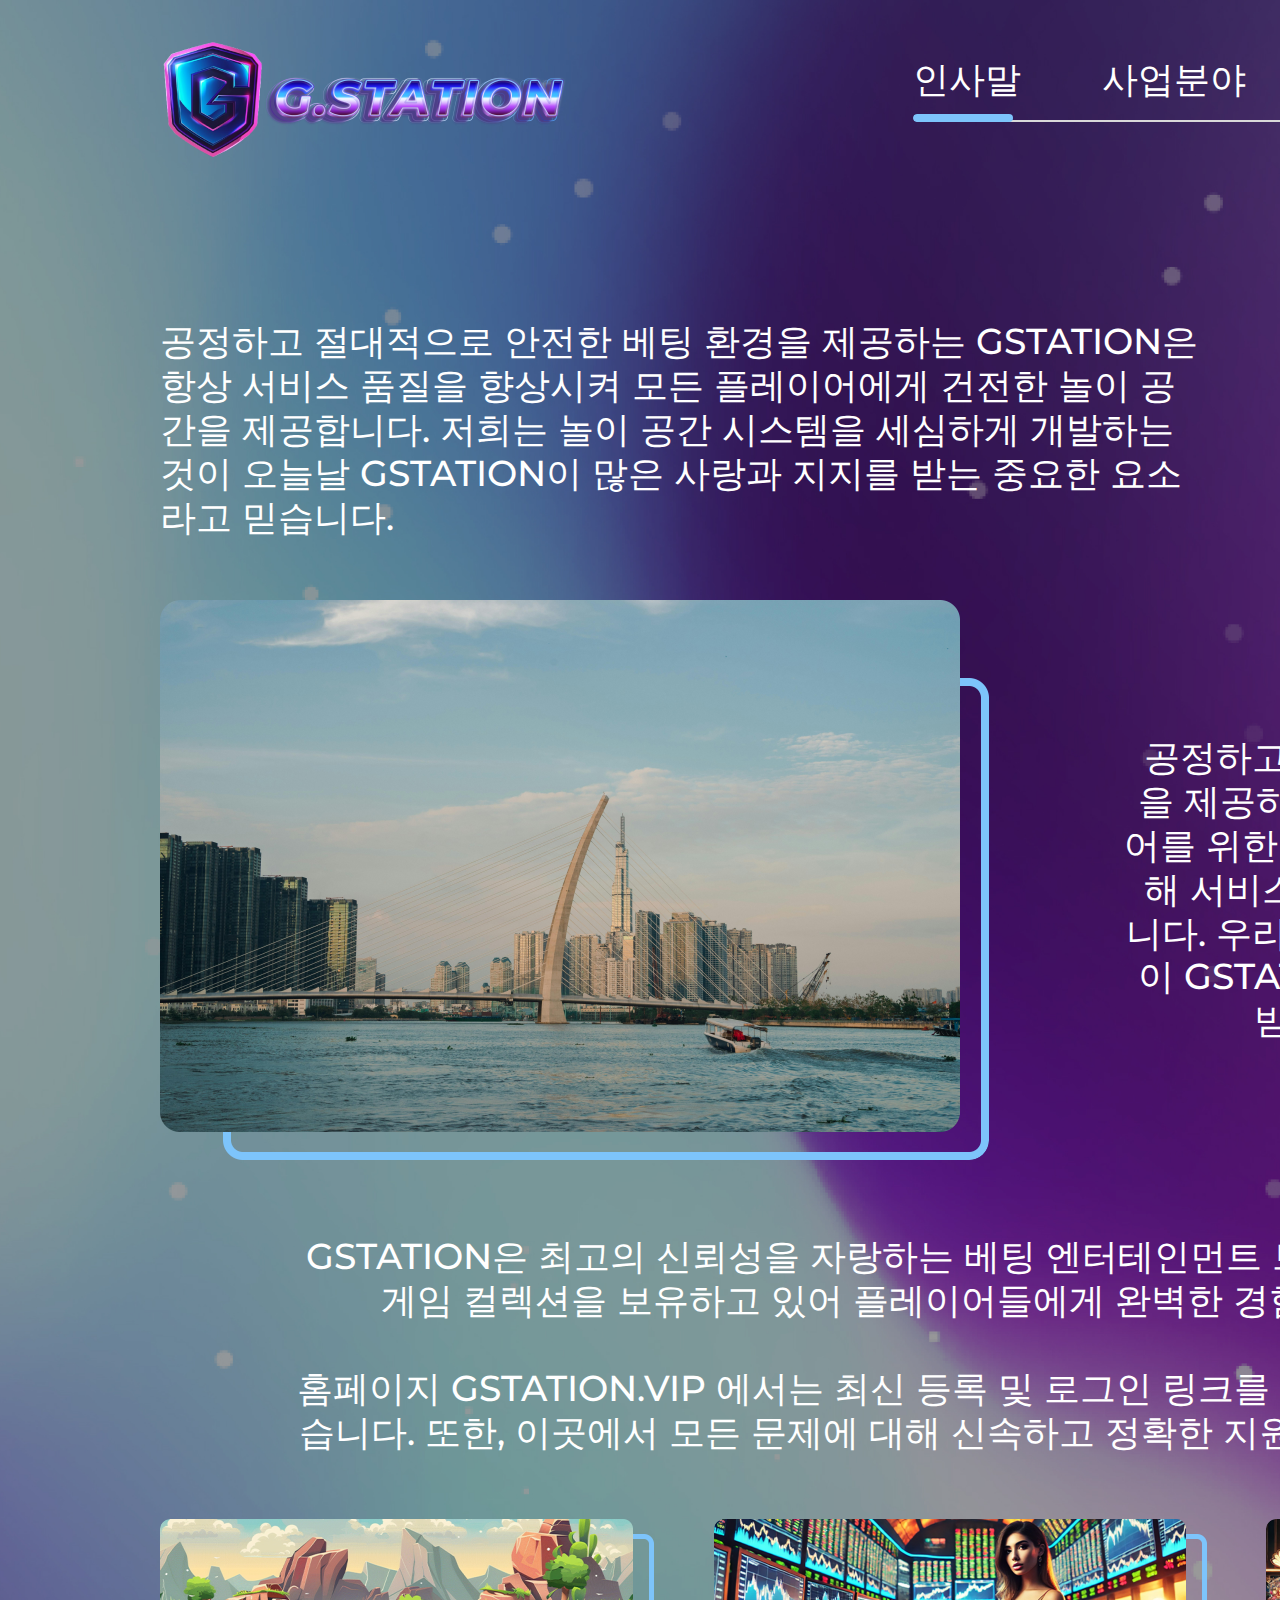
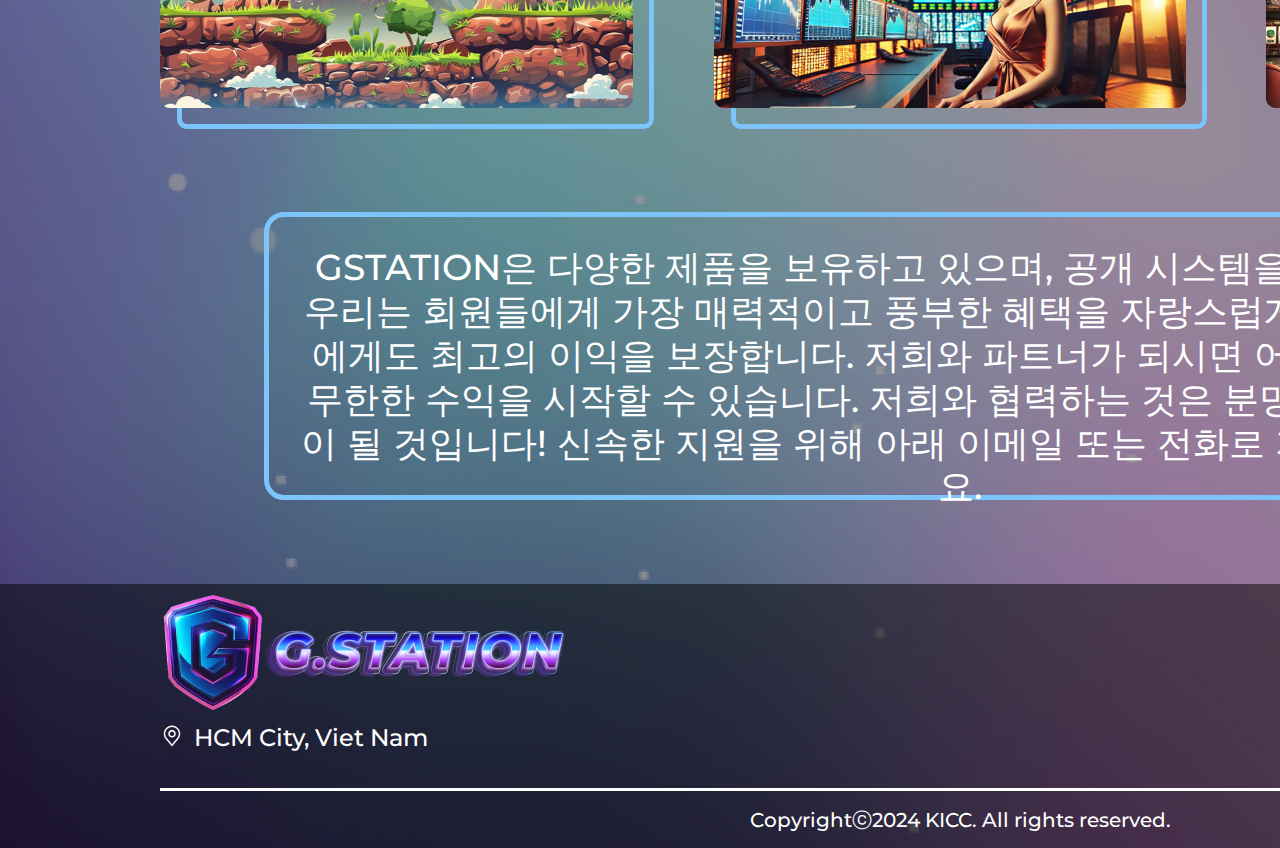
<file: index.html>
<!DOCTYPE html>
<html lang="en">
  <head>
    <meta charset="UTF-8" />
    <meta name="viewport" content="width=device-width, initial-scale=1.0" />
    <title>G.STATION</title>
    <link
      rel="stylesheet"
      href="https://fonts.googleapis.com/css2?family=Montserrat:wght@400;500&display=swap"
    />
    <link rel="stylesheet" href="/style.css" />
  </head>
  <body>
    <div class="main-container">
      <div class="flex-row-e">
        <a href="/index.html">
            <div class="logo-style"></div>
        </a>
        
        <div class="regroup">
          <a href="#">
            <span class="language">언어​</span>
            <div class="flag-south-korea"></div>
          </a>
        </div>
        <a href="#">
          <span class="greetings">인사말​</span>
        </a>
        <a href="/사업분야.html">
          <span class="business-area">사업분야</span>
        </a>
        <a href="/제휴.html">
          <span class="partnership-inquiry">제휴,견적 문의​</span>
        </a>

        <div class="group"></div>
      </div>
      <div class="flex-row-bf">
        <div class="group-1"></div>
        <span class="fair-safe-betting"
          >공정하고 절대적으로 안전한 베팅 환경을 제공하는 GSTATION은 항상
          서비스 품질을 향상시켜 모든 플레이어에게 건전한 놀이 공간을
          제공합니다. 저희는 놀이 공간 시스템을 세심하게 개발하는 것이 오늘날
          GSTATION이 많은 사랑과 지지를 받는 중요한 요소라고 믿습니다.​</span
        >
      </div>
      <div class="flex-row-e-2">
        <div class="group-3"></div>
        <span class="fair-safe-betting-4"
          >공정하고 절대적으로 안전한 베팅 환경을 제공하는 GSTATION은 모든
          플레이어를 위한 건강한 놀이 공간을 만들기 위해 서비스 품질을
          지속적으로 향상시킵니다. 우리는 체계적인 게임 시스템 개발이 GSTATION이
          오늘날 사랑받고 지지받는 중요한 요소라고 믿습니다.​</span
        >
      </div>
      <div class="trusted-betting-brand">
        <span class="trusted-betting-brand-5"
          >GSTATION은 최고의 신뢰성을 자랑하는 베팅 엔터테인먼트 브랜드입니다.
          풍부한 게임 컬렉션을 보유하고 있어 플레이어들에게 완벽한 경험을
          제공합니다.​<br /><br />홈페이지 </span
        ><span class="gstation-vip">gstation.vip</span
        ><span class="latest-update-login-link">
          에서는 최신 등록 및 로그인 링크를 항상 업데이트하고 있습니다. 또한,
          이곳에서 모든 문제에 대해 신속하고 정확한 지원을 받을 수
          있습니다.​</span
        >
      </div>
      <div class="flex-row-a">
        <div class="group-6"></div>
        <div class="group-7"></div>
        <div class="group-8"></div>
      </div>
      <div class="rectangle">
        <span class="gstation-products"
          >GSTATION은 다양한 제품을 보유하고 있으며, 공개 시스템을 사용하고
          있습니다. 우리는 회원들에게 가장 매력적이고 풍부한 혜택을 자랑스럽게
          제공하며, 파트너들에게도 최고의 이익을 보장합니다. 저희와 파트너가
          되시면 어떤 비용도 들지 않고 무한한 수익을 시작할 수 있습니다. 저희와
          협력하는 것은 분명히 가장 현명한 선택이 될 것입니다! 신속한 지원을
          위해 아래 이메일 또는 전화로 저희에게 연락해 주세요.​</span
        >
      </div>
      <div class="rectangle-9">
        <div class="logo-style-a"></div>
        <div class="flex-row-fdf">
          <div class="hugeicons-telegram">
            <a href="#">
              <div class="vector"></div>
            </a>
          </div>
          <div class="mingcute-youtube-line">
            <a href="#">
              <div class="group-b"></div>
            </a>
          </div>
          <div class="mdi-instagram">
            <a href="#">
              <div class="vector-c"></div>
            </a>
          </div>
          <div class="mingcute-facebook-line">
            <a href="#">
              <div class="group-d"></div>
            </a>
          </div>
          <div class="iconoir-x">
            <a href="#">
              <div class="group-e"></div>
            </a>
          </div>
          <span class="hcm-city-viet-nam">HCM City, Viet Nam</span>
          <div class="carbon-location"></div>
        </div>
        <div class="vector-f"></div>
        <span class="copyright-kicc-all-rights"
          >Copyrightⓒ2024 KICC. All rights reserved.​</span
        >
      </div>
      <div class="bg"></div>
    </div>
  </body>
</html>
</file>
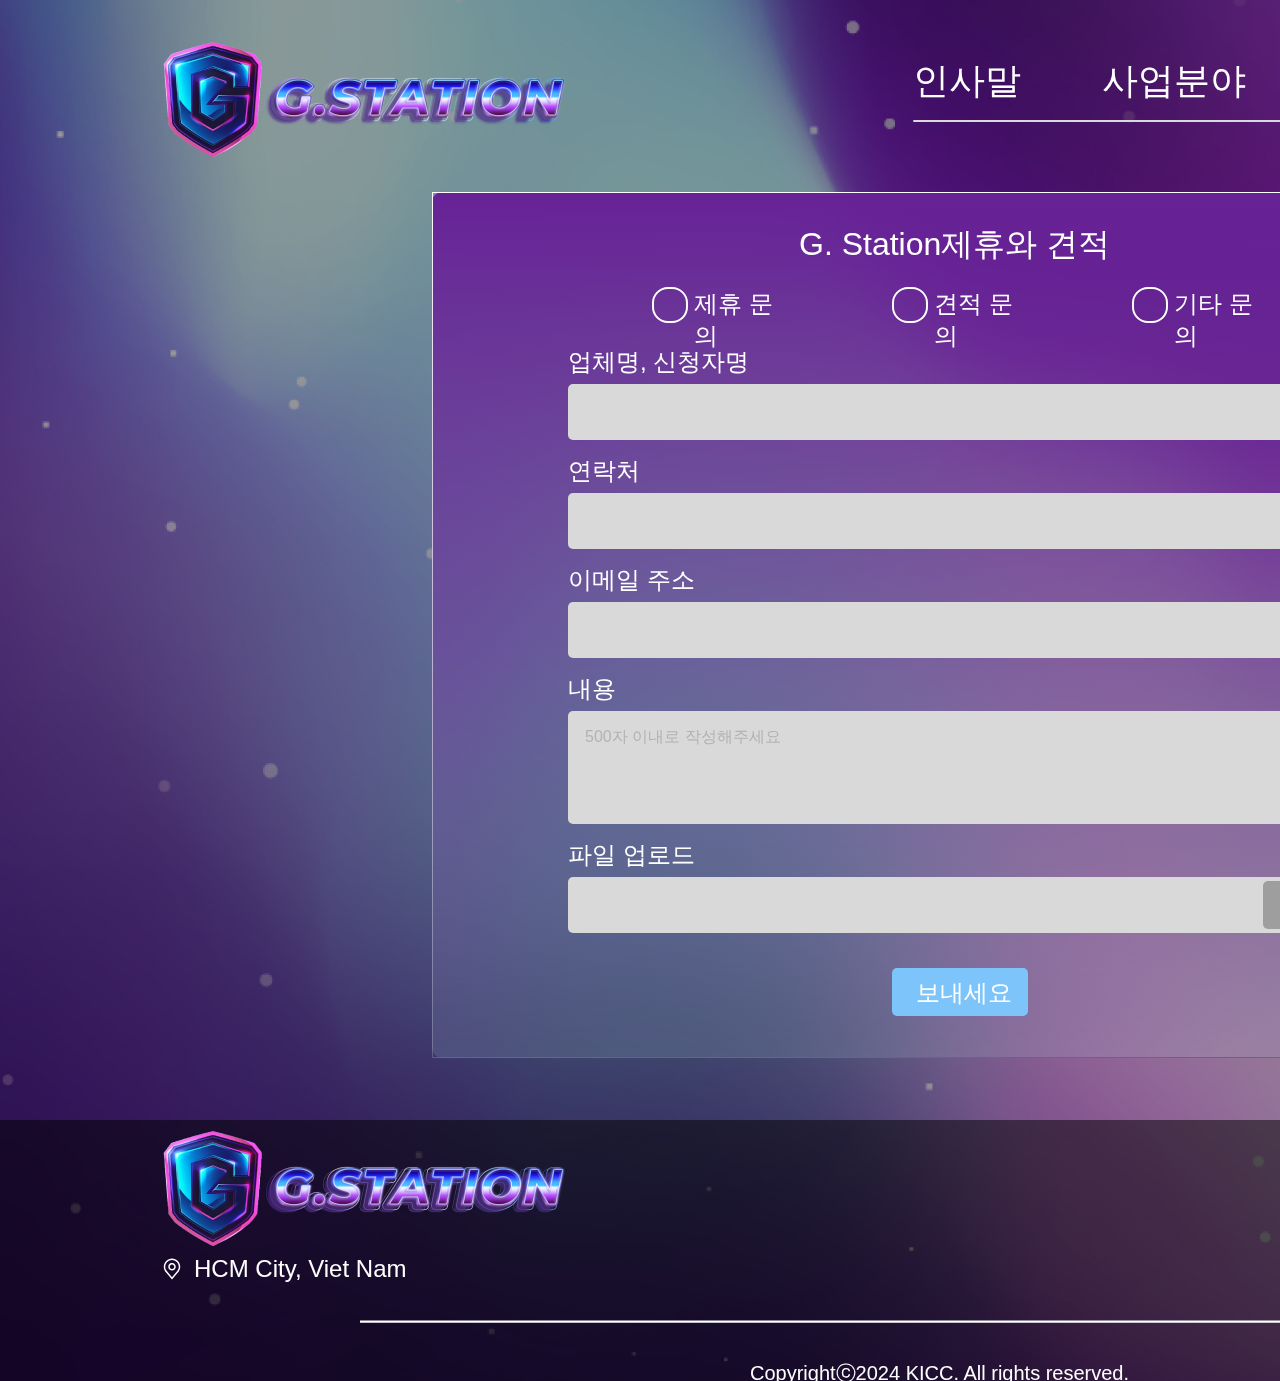
<file: login.html>
<!DOCTYPE html>
<html>
  <head>
    <meta charset="utf-8" />
    <link rel="stylesheet" href="/login.css" />
  </head>
  <body>
    <div class="frame">
      <div class="overlap-group-wrapper">
        <div class="overlap-group">
          <img class="bg" src="/img/bg1.jpg" />
          <div class="text-wrapper">인사말​</div>
          <div class="div">사업분야</div>
          <div class="text-wrapper-2">제휴,견적&nbsp;&nbsp;&nbsp;&nbsp;문의​</div>
          <div class="text-wrapper-3">언어​</div>
          <img class="emojione-flag-for" src="/img/icon/emojione_flag-for-south-korea.svg" />
          <div class="rectangle"></div>
          <div class="rectangle-2"></div>
          <div class="g-station">G. Station제휴와 견적​</div>
          <div class="group">
            <div class="ellipse"></div>
            <div class="text-wrapper-4">제휴 문의</div>
          </div>
          <div class="group-2">
            <div class="ellipse"></div>
            <div class="text-wrapper-4">견적 문의​</div>
          </div>
          <div class="group-3">
            <div class="ellipse"></div>
            <div class="text-wrapper-4">기타 문의​</div>
          </div>
          <div class="text-wrapper-5">업체명, 신청자명</div>
          <div class="text-wrapper-6">연락처​</div>
          <div class="text-wrapper-7">이메일 주소​</div>
          <div class="text-wrapper-8">파일 업로드​</div>
          <div class="text-wrapper-9">내용​</div>
          <div class="rectangle-3"></div>
          <div class="rectangle-4"></div>
          <div class="rectangle-5"></div>
          <div class="rectangle-6"></div>
          <div class="rectangle-7"></div>
          <div class="text-wrapper-10">500자 이내로 작성해주세요​</div>
          <div class="rectangle-8"></div>
          <div class="rectangle-9"></div>
          <div class="text-wrapper-11">찾기</div>
          <div class="text-wrapper-12">보내세요</div>
          <div class="rectangle-10"></div>
          <img class="vector" src="/img/icon/Vector 2.svg" />
          <img class="hugeicons-telegram" src="/img/icon/hugeicons_telegram.svg" />
          <img class="mingcute-youtube" src="/img/icon/mingcute_youtube-line.svg" />
          <div class="text-wrapper-13">HCM City, Viet Nam</div>
          <p class="p">Copyrightⓒ2024 KICC. All rights reserved.​</p>
          <img class="mdi-instagram" src="/img/icon/mdi_instagram.svg" />
          <img class="mingcute-facebook" src="/img/icon/mingcute_facebook-line.svg" />
          <img class="iconoir-x" src="/img/icon/iconoir_x.svg" />
          <img class="carbon-location" src="/img/icon/carbon_location.svg" />
          <img class="LOGO-STYLE" src="/img/LOGO-STYLE.png" />
          <img class="img" src="/img/LOGO-STYLE.png" />
        </div>
      </div>
    </div>
  </body>
</html>
</file>
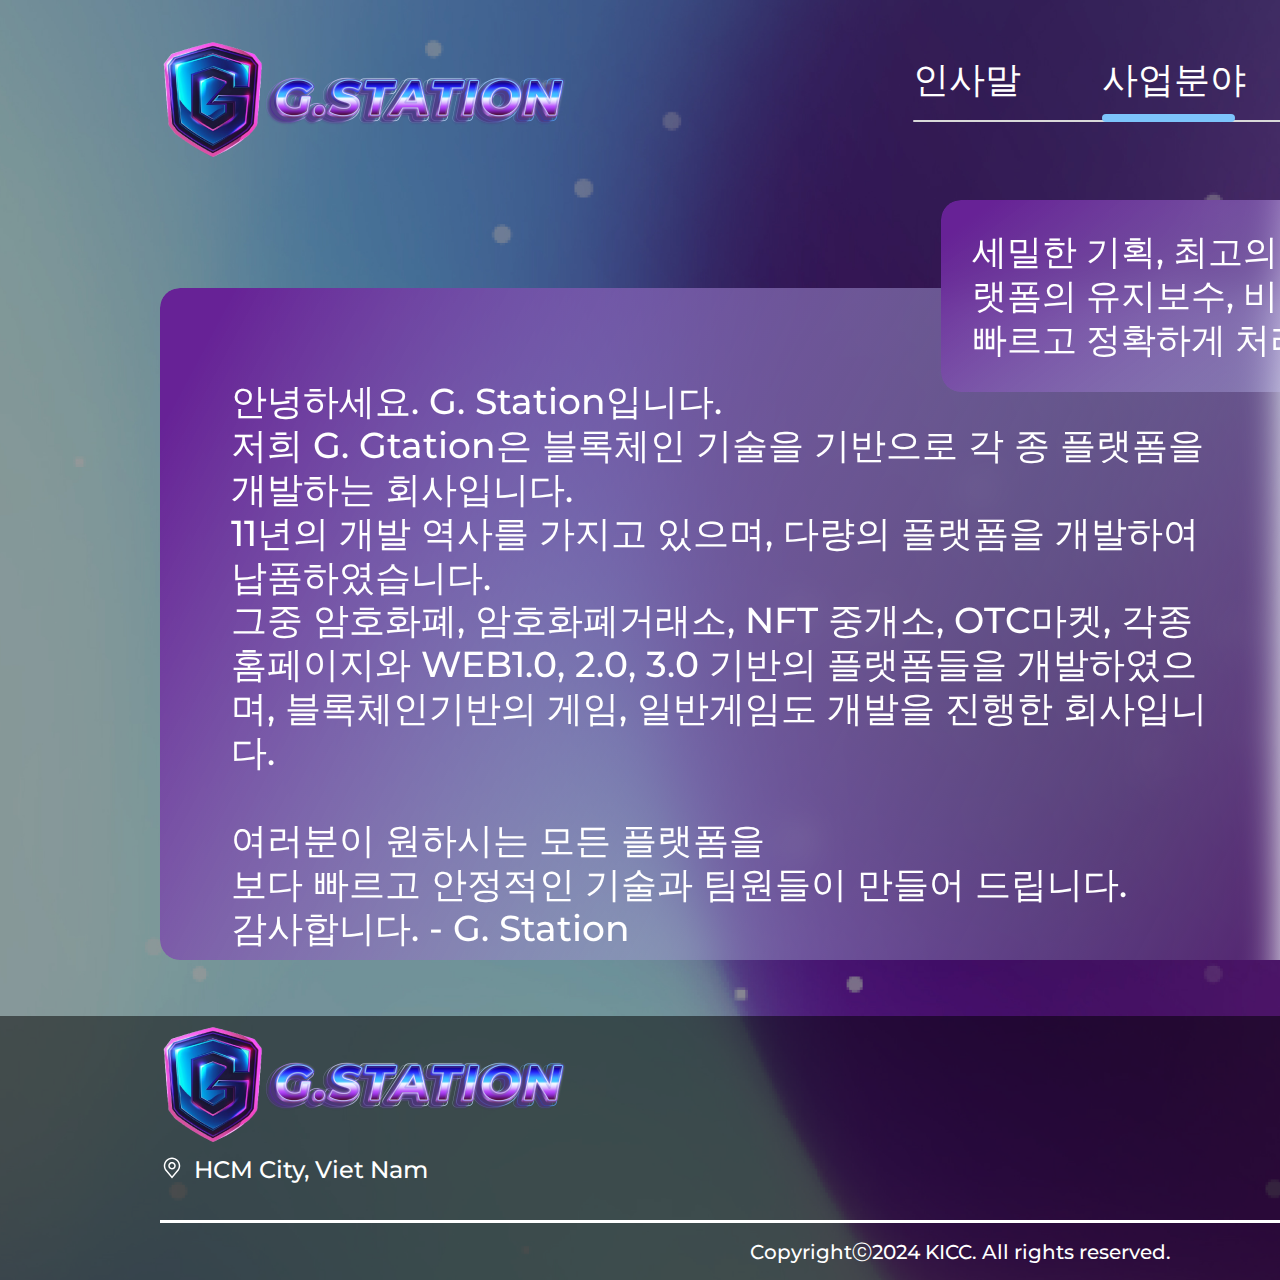
<file: 사업분야.html>
<!DOCTYPE html>
<html lang="en">
  <head>
    <meta charset="UTF-8" />
    <meta name="viewport" content="width=device-width, initial-scale=1.0" />
    <title>사업분야</title>
    <link
      rel="stylesheet"
      href="https://fonts.googleapis.com/css2?family=Montserrat:wght@400;500&display=swap"
    />
    <link rel="stylesheet" href="/사업분야.css" />
  </head>
  <body>
    <div class="main-container">
      <div class="flex-row-fa">
        <a href="/index.html">
          <div class="logo-style"></div>
        </a>
        <div class="regroup">
          <a href="#">
            <span class="language">언어​</span>
            <div class="flag-for-south-korea"></div>
          </a>
        </div>
        <a href="/index.html">
          <span class="greetings">인사말​</span>
        </a>
        <a href="#">
          <span class="business-area">사업분야</span>
        </a>
        <a href="/제휴.html">
          <span class="partnership-inquiry">제휴,견적 문의​</span>
        </a>

        <div class="rectangle"></div>
        <div class="rectangle-1"></div>
      </div>
      <div class="flex-row-acf">
        <div class="rectangle-2">
          <span class="detailed-planning"
            >세밀한 기획, 최고의 기술, 최상의 플랫폼 제작, 플랫폼의 유지보수,
            비즈니스 방향성 제시. 한번에 빠르고 정확하게 처리하는 G. Station
            입니다.</span
          >
        </div>
        <div class="rectangle-3">
          <span class="hello-g-station"
            >안녕하세요. G. Station입니다.​<br />저희 G. Gtation은 블록체인
            기술을 기반으로 각 종 플랫폼을 개발하는 회사입니다. ​<br />11년의
            개발 역사를 가지고 있으며, 다량의 플랫폼을 개발하여
            납품하였습니다.​<br />그중 암호화폐, 암호화폐거래소, NFT 중개소,
            OTC마켓, 각종 홈페이지와 WEB1.0, 2.0, 3.0 기반의 플랫폼들을
            개발하였으며, 블록체인기반의 게임, 일반게임도 개발을 진행한
            회사입니다. ​<br />​<br />여러분이 원하시는 모든 플랫폼을​<br />보다
            빠르고 안정적인 기술과 팀원들이 만들어 드립니다. ​<br />감사합니다.
            - G. Station​</span
          >
        </div>
      </div>
      <div class="rectangle-4">
        <div class="logo-style-5"></div>
        <div class="flex-row-e">
          <div class="hugeicons-telegram">
            <a href="#">
              <div class="vector"></div>
            </a>
          </div>
          <div class="youtube-line">
            <a href="#">
              <div class="group"></div>
            </a>
          </div>
          <div class="instagram">
            <a href="#">
              <div class="vector-6"></div>
            </a>
          </div>
          <div class="facebook-line">
            <a href="#">
              <div class="group-7"></div>
            </a>
          </div>
          <div class="x">
            <a href="#">
              <div class="group-8"></div>
            </a>
          </div>
          <span class="hcm-city">HCM City, Viet Nam</span>
          <div class="carbon-location"></div>
        </div>
        <div class="vector-9"></div>
        <span class="copyright-kicc"
          >Copyrightⓒ2024 KICC. All rights reserved.​</span
        >
      </div>
      <div class="bg"></div>
    </div>
  </body>
</html>
</file>
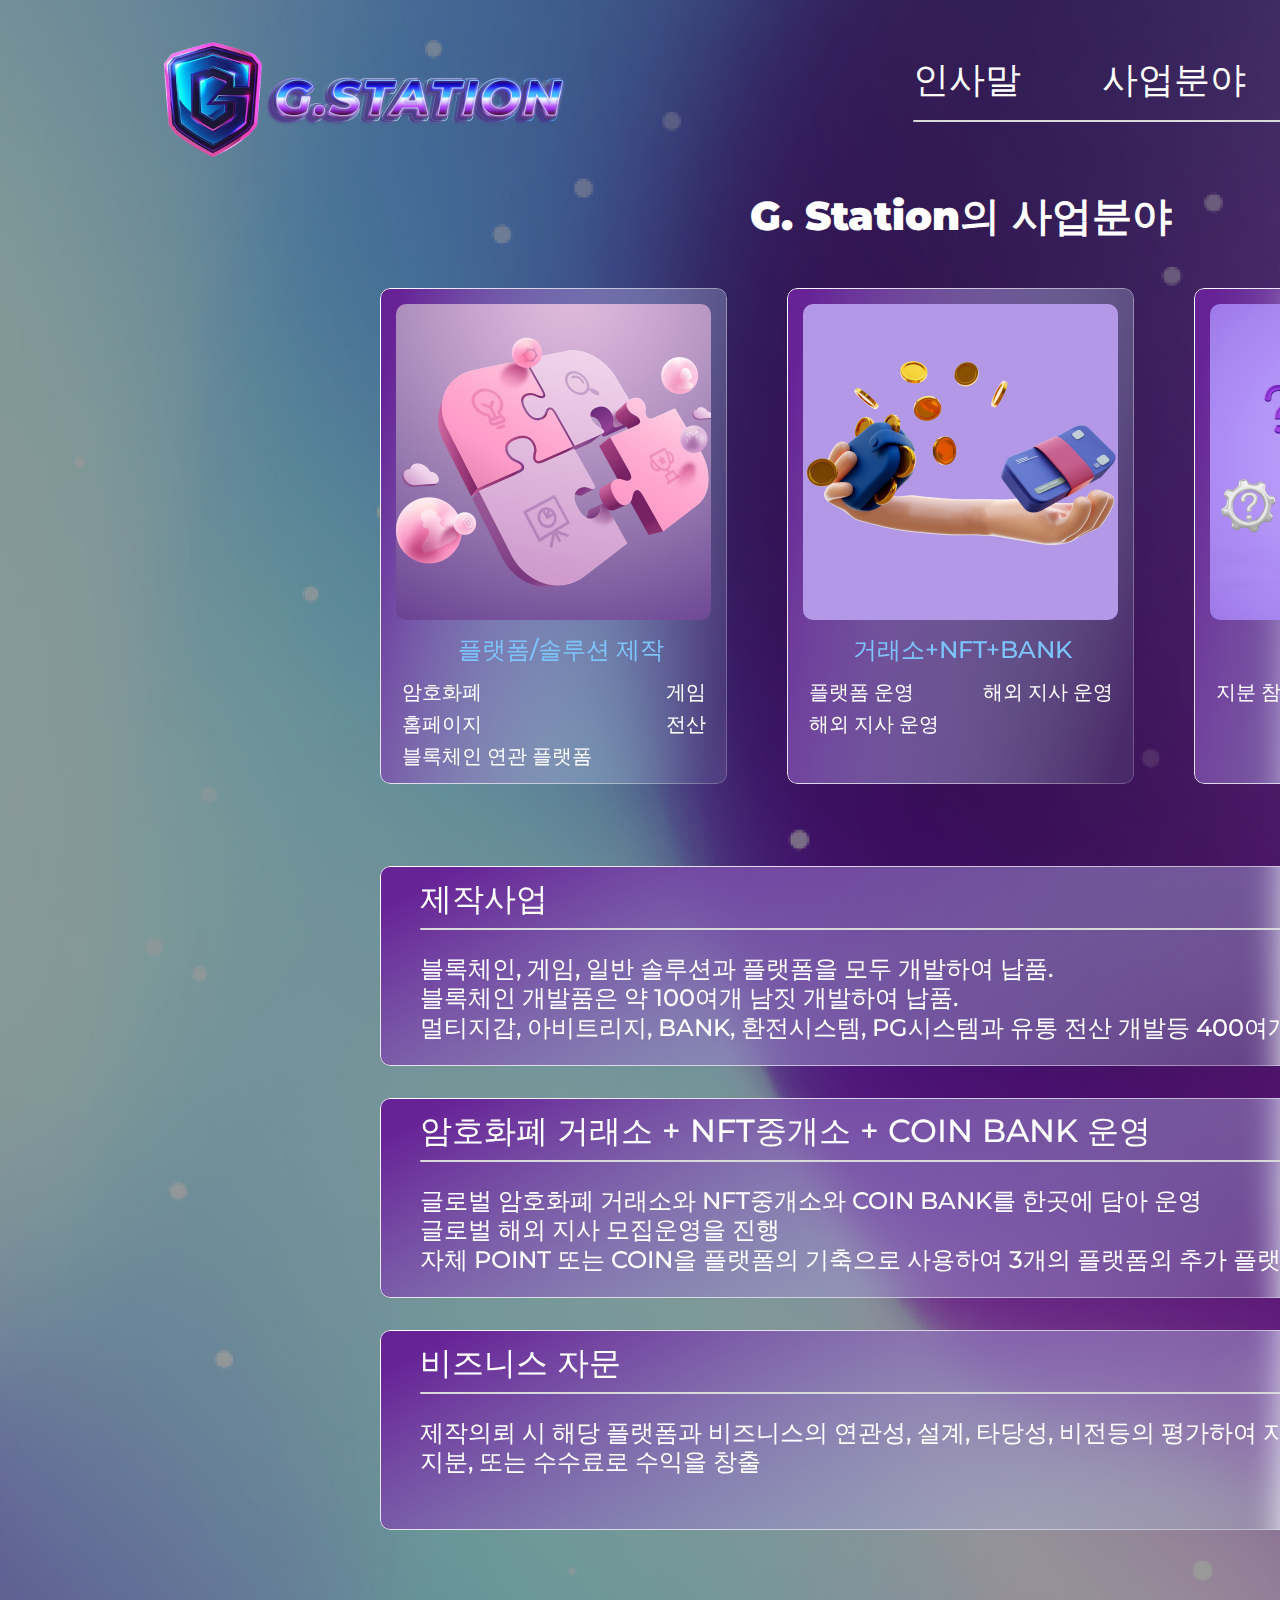
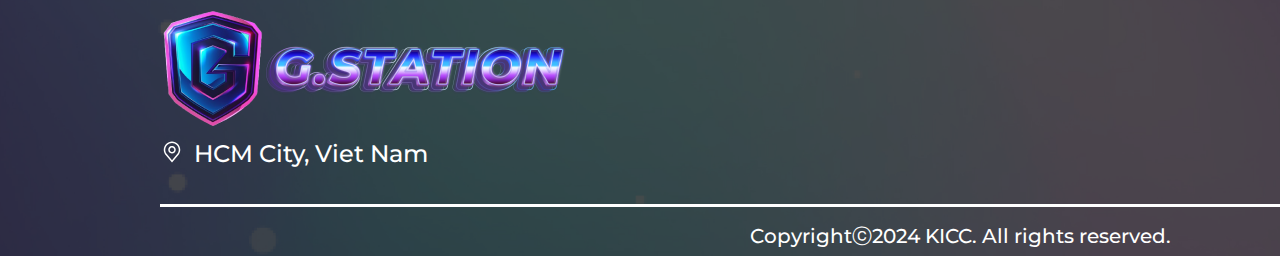
<file: 제휴.html>
<!DOCTYPE html>
<html lang="en">
  <head>
    <meta charset="UTF-8" />
    <meta name="viewport" content="width=device-width, initial-scale=1.0" />
    <title>Generated by Codia AI</title>
    <link rel="stylesheet" href="https://fonts.googleapis.com/css2?family=Montserrat:wght@400;500;900&display=swap" />
    <link rel="stylesheet" href="/제휴.css" />
  </head>
  <body>
    <div class="main-container">
      <div class="flex-row-b">
        <div class="logo-style"></div>
        <div class="regroup">
          <a href="#">
            <span class="language">언어​</span>
            <div class="flag-for-south-korea"></div>
          </a>
        </div>
        <a href="/index.html">
          <span class="greeting">인사말​</span>
        </a>
        <a href="/사업분야.html">
          <span class="business-area">사업분야</span>
        </a>
        <a href="/제휴.html">
          <span class="partnership-inquiry">제휴,견적 문의​</span>
        </a>
        <div class="rectangle"></div>
        <div class="rectangle-1"></div>
      </div>
      <span class="g-station-business-area"> G. Station의 사업분야</span>
      <div class="flex-row">
        <div class="rectangle-2">
          <div class="mask-group"></div>
          <span class="platform-solution-production">플랫폼/솔루션 제작​</span>
          <div class="flex-row-3">
            <span class="cryptocurrency">암호화폐​</span
            ><span class="game">게임​</span>
          </div>
          <div class="flex-row-d">
            <span class="website">홈페이지​</span
            ><span class="computing">전산​</span>
          </div>
          <span class="blockchain-related-platform">블록체인 연관 플랫폼​</span>
        </div>
        <div class="rectangle-4">
          <div class="mask-group-5"></div>
          <span class="exchange-nft-bank">거래소+NFT+BANK​</span>
          <div class="flex-row-cd">
            <span class="platform-operation">플랫폼 운영​</span
            ><span class="overseas-branch-operation">해외 지사 운영​</span>
          </div>
          <span class="overseas-branch-operation-6">해외 지사 운영​</span>
        </div>
        <div class="rectangle-7">
          <div class="mask-group-8"></div>
          <span class="business-advisory">비지니스 자문​</span>
          <div class="flex-row-9">
            <span class="equity-participation">지분 참여​</span
            ><span class="business-participation-revenue-generation"
              >업무 참여 수익 창출​</span
            >
          </div>
        </div>
      </div>
      <div class="content-box">
        <div class="rectangle-e">
            <span class="production-business">제작사업</span>
            <div class="rectangle-10"></div>
            <span class="blockchain-game-platform-development"
              >블록체인, 게임, 일반 솔루션과 플랫폼을 모두 개발하여 납품.​<br />블록체인
              개발품은 약 100여개 남짓 개발하여 납품.​<br />멀티지갑, 아비트리지,
              BANK, 환전시스템, PG시스템과 유통 전산 개발등 400여개 남짓 개발
              납품​</span
            >
          </div>
          <div class="rectangle-c">
            <span class="cryptocurrency-exchange-nft-bank-operation"
              >암호화폐 거래소 + NFT중개소 + COIN BANK 운영</span
            >
            <div class="rectangle-d"></div>
            <span class="global-crypto-exchange"
              >글로벌 암호화폐 거래소와 NFT중개소와 COIN BANK를 한곳에 담아 운영​<br />글로벌
              해외 지사 모집운영을 진행 ​<br />자체 POINT 또는 COIN을 플랫폼의
              기축으로 사용하여 3개의 플랫폼외 추가 플랫폼에서도 사용​</span
            >
          </div>
          <div class="rectangle-e">
            <span class="business-advisory-f">비즈니스 자문</span>
            <div class="rectangle-10"></div>
            <span class="business-consulting"
              >제작의뢰 시 해당 플랫폼과 비즈니스의 연관성, 설계, 타당성, 비전등의
              평가하여 자문​<br />지분, 또는 수수료로 수익을 창출​</span
            >
          </div>
      </div>
     
      <div class="rectangle-11">
        <div class="logo-style-12"></div>
        <div class="flex-row-a">
          <div class="hugeicons-telegram">
            <a href="#">
              <div class="vector"></div>
            </a>
          </div>
          <div class="mingcute-youtube-line">
            <a href="#">
            <div class="group"></div>
            </a>
          </div>
          <div class="mdi-instagram">
            <a href="#">
              <div class="vector-13"></div>
            </a>
          </div>
          <div class="mingcute-facebook-line">
            <a href="#">
              <div class="group-14"></div>
            </a>
          </div>
          <div class="iconoir-x">
            <a href="#">
              <div class="group-15"></div>
            </a>
          </div>
          <span class="hcm-city-viet-nam">HCM City, Viet Nam</span>
          <div class="carbon-location"></div>
        </div>
        <div class="vector-16"></div>
        <span class="copyright-kicc-all-rights"
          >Copyrightⓒ2024 KICC. All rights reserved.​</span>
      </div>
      <div class="bg"></div>
    </div>
  </body>
</html>
</file>
<file: style.css>
:root {
    --default-font-family: -apple-system, BlinkMacSystemFont, "Segoe UI", Roboto,
      Ubuntu, "Helvetica Neue", Helvetica, Arial, "PingFang SC",
      "Hiragino Sans GB", "Microsoft Yahei UI", "Microsoft Yahei",
      "Source Han Sans CN", sans-serif;
  }
  
  html, body {
    margin: 0;
    padding: 0;
    overflow-x: hidden;
}


  .main-container {
    overflow: hidden;
  }
  
  .main-container,
  .main-container * {
    box-sizing: border-box;
  }
  
  input,
  select,
  textarea,
  button {
    outline: 0;
  }
  
  .main-container {
    position: relative;
    width: 1920px;
    height: 2448px;
    margin: 0 auto;
    background: rgba(0, 0, 0, 0.2);
    overflow: hidden;
  }
  .flex-row-e {
    position: relative;
    width: 1603px;
    height: 121px;
    margin: 39px 0 0 160px;
    z-index: 25;
  }
  .logo-style {
    position: absolute;
    width: 408px;
    height: 121px;
    top: 0;
    left: 0;
    background: url(/img/LOGO-STYLE.png)
      no-repeat center;
    background-size: cover;
    z-index: 25;
  }
  .regroup {
    position: absolute;
    width: 104px;
    height: 121px;
    top: 0;
    left: 1499px;
    z-index: 3;
  }
  .language {
    display: flex;
    align-items: flex-start;
    justify-content: flex-start;
    position: absolute;
    height: 44px;
    top: 19px;
    left: 0;
    color: #ffffff;
    font-family: Montserrat, var(--default-font-family);
    font-size: 36px;
    font-weight: 400;
    line-height: 43.884px;
    text-align: left;
    white-space: nowrap;
    z-index: 2;
  }
  .flag-south-korea {
    position: absolute;
    width: 32px;
    height: 32px;
    top: 25px;
    left: 72px;
    background: url(/img/icon/emojione_flag-for-south-korea.svg)
      no-repeat center;
    background-size: cover;
    z-index: 3;
    overflow: hidden;
  }
  .greetings {
    display: flex;
    align-items: flex-start;
    justify-content: flex-start;
    position: absolute;
    height: 44px;
    top: 19px;
    left: 753px;
    color: #ffffff;
    font-family: Montserrat, var(--default-font-family);
    font-size: 36px;
    font-weight: 500;
    line-height: 43.884px;
    text-align: left;
    white-space: nowrap;
    z-index: 6;
  }
  .business-area {
    display: flex;
    align-items: flex-start;
    justify-content: flex-start;
    position: absolute;
    height: 44px;
    top: 19px;
    left: 942px;
    color: #ffffff;
    font-family: Montserrat, var(--default-font-family);
    font-size: 36px;
    font-weight: 400;
    line-height: 43.884px;
    text-align: left;
    white-space: nowrap;
    z-index: 7;
  }
  .partnership-inquiry {
    display: flex;
    align-items: flex-start;
    justify-content: flex-start;
    position: absolute;
    height: 44px;
    top: 19px;
    left: 1164px;
    color: #ffffff;
    font-family: Montserrat, var(--default-font-family);
    font-size: 36px;
    font-weight: 400;
    line-height: 43.884px;
    text-align: left;
    white-space: nowrap;
    z-index: 8;
  }
  .group {
    position: absolute;
    width: 847px;
    height: 8px;
    top: 75px;
    left: 753px;
    background: url(/img/icon/line-nav.svg)
      no-repeat center;
    background-size: cover;
    z-index: 9;
    border-radius: 100px;
  }
  .flex-row-bf {
    position: relative;
    width: 1600px;
    height: 374px;
    margin: 58px 0 0 160px;
    z-index: 24;
  }
  .group-1 {
    position: absolute;
    width: 376px;
    height: 374px;
    top: 0;
    left: 1224px;
    background: url(/img/Group\ 10.png)
      no-repeat center;
    background-size: cover;
    z-index: 24;
    border-radius: 10px;
  }
  .fair-safe-betting {
    display: flex;
    align-items: flex-start;
    justify-content: flex-start;
    position: absolute;
    width: 1047px;
    height: 176px;
    top: 102px;
    left: 0;
    color: #ffffff;
    font-family: Montserrat, var(--default-font-family);
    font-size: 36px;
    font-weight: 500;
    line-height: 43.884px;
    text-align: left;
    z-index: 23;
  }
  .flex-row-e-2 {
    position: relative;
    width: 1600px;
    height: 560px;
    margin: 8px 0 0 160px;
    z-index: 12;
  }
  .group-3 {
    position: absolute;
    width: 829px;
    height: 560px;
    top: 0;
    left: 0;
    background: url(/img/Group\ 12.png)
      no-repeat center;
    background-size: cover;
    z-index: 12;
    border-radius: 20px;
  }
  .fair-safe-betting-4 {
    display: flex;
    align-items: flex-start;
    justify-content: flex-end;
    position: absolute;
    width: 648px;
    height: 308px;
    top: 136px;
    left: 952px;
    color: #ffffff;
    font-family: Montserrat, var(--default-font-family);
    font-size: 36px;
    font-weight: 500;
    line-height: 43.884px;
    text-align: right;
    z-index: 11;
  }
  .trusted-betting-brand {
    position: relative;
    width: 1328px;
    height: 220px;
    margin: 75px 0 0 296px;
    font-family: Montserrat, var(--default-font-family);
    font-size: 36px;
    font-weight: 500;
    line-height: 43.884px;
    text-align: center;
    z-index: 14;
  }
  .trusted-betting-brand-5 {
    position: relative;
    color: #ffffff;
    font-family: Montserrat, var(--default-font-family);
    font-size: 36px;
    font-weight: 500;
    line-height: 43.884px;
    text-align: center;
  }
  .gstation-vip {
    position: relative;
    color: #ffffff;
    font-family: Montserrat, var(--default-font-family);
    font-size: 36px;
    font-weight: 500;
    line-height: 43.884px;
    text-align: center;
    text-transform: uppercase;
  }
  .latest-update-login-link {
    position: relative;
    color: #ffffff;
    font-family: Montserrat, var(--default-font-family);
    font-size: 36px;
    font-weight: 500;
    line-height: 43.884px;
    text-align: center;
  }
  .flex-row-a {
    display: flex;
    align-items: center;
    justify-content: space-between;
    position: relative;
    width: 1600px;
    height: 210px;
    margin: 64px 0 0 160px;
    z-index: 18;
  }
  .group-6 {
    flex-shrink: 0;
    position: relative;
    width: 494px;
    height: 210px;
    background: url(/img/Group\ 16.png)
      no-repeat center;
    background-size: cover;
    z-index: 16;
    border-radius: 10px;
  }
  .group-7 {
    flex-shrink: 0;
    position: relative;
    width: 493px;
    height: 210px;
    background: url(/img/Group\ 17.png)
      no-repeat center;
    background-size: cover;
    z-index: 17;
    border-radius: 10px;
  }
  .group-8 {
    flex-shrink: 0;
    position: relative;
    width: 494px;
    height: 210px;
    background: url(/img/Group\ 15.png)
      no-repeat center;
    background-size: cover;
    z-index: 18;
    border-radius: 10px;
  }
  .rectangle {
    display: flex;
    align-items: center;
    justify-content: center;
    position: relative;
    width: 1392px;
    height: 288px;
    margin: 83px 0 0 264px;
    border: 5px solid #7dc4fb;
    z-index: 20;
    border-radius: 20px;
  }
  .gstation-products {
    display: flex;
    align-items: flex-start;
    justify-content: center;
    flex-shrink: 0;
    position: relative;
    width: 1334px;
    height: 220px;
    color: #ffffff;
    font-family: Montserrat, var(--default-font-family);
    font-size: 36px;
    font-weight: 500;
    line-height: 43.884px;
    text-align: center;
    z-index: 20;
  }
  .rectangle-9 {
    position: relative;
    width: 1920px;
    height: 264px;
    margin: 84px 0 0 0;
    background: rgba(0, 0, 0, 0.5);
    z-index: 27;
    overflow: visible auto;
  }
  .logo-style-a {
    position: relative;
    width: 408px;
    height: 121px;
    margin: 8px 0 0 160px;
    background: url(/img/LOGO-STYLE.png)
      no-repeat center;
    background-size: cover;
    z-index: 44;
  }
  .flex-row-fdf {
    position: relative;
    width: 1600px;
    height: 48px;
    margin: -1px 0 0 160px;
    z-index: 43;
  }
  .hugeicons-telegram {
    position: absolute;
    width: 48px;
    height: 48px;
    top: 0;
    left: 1136px;
    z-index: 31;
    overflow: hidden;
  }
  .vector {
    position: relative;
    width: 43.5px;
    height: 39.501px;
    margin: 4.25px 0 0 2.25px;
    background: url(/img/icon/hugeicons_telegram.svg)
      no-repeat center;
    background-size: 100% 100%;
    z-index: 32;
  }
  .mingcute-youtube-line {
    position: absolute;
    width: 48px;
    height: 48px;
    top: 0;
    left: 1240px;
    z-index: 33;
    overflow: hidden;
  }
  .group-b {
    position: absolute;
    width: 100%;
    height: 100%;
    top: 0;
    left: 0;
    background: url(/img/icon/mingcute_youtube-line.svg)
      no-repeat center;
    background-size: 100% 100%;
    z-index: 34;
  }
  .mdi-instagram {
    position: absolute;
    width: 48px;
    height: 48px;
    top: 0;
    left: 1344px;
    z-index: 35;
    overflow: hidden;
  }
  .vector-c {
    position: relative;
    width: 40px;
    height: 40px;
    margin: 4px 0 0 4px;
    background: url(/img/icon/mdi_instagram.svg)
      no-repeat center;
    background-size: 100% 100%;
    z-index: 36;
  }
  .mingcute-facebook-line {
    position: absolute;
    width: 48px;
    height: 48px;
    top: 0;
    left: 1448px;
    z-index: 37;
    overflow: hidden;
  }
  .group-d {
    position: absolute;
    width: 100%;
    height: 100%;
    top: 0;
    left: 0;
    background: url(/img/icon/mingcute_facebook-line.svg)
      no-repeat center;
    background-size: 100% 100%;
    z-index: 38;
  }
  .iconoir-x {
    position: absolute;
    width: 48px;
    height: 48px;
    top: 0;
    left: 1552px;
    z-index: 39;
    overflow: hidden;
  }
  .group-e {
    position: relative;
    width: 33.492px;
    height: 36px;
    margin: 6px 0 0 7.254px;
    background: url(/img/icon/iconoir_x.svg)
      no-repeat center;
    background-size: 100% 100%;
    z-index: 40;
  }
  .hcm-city-viet-nam {
    display: flex;
    align-items: flex-start;
    justify-content: flex-start;
    position: absolute;
    height: 29px;
    top: 11px;
    left: 34px;
    color: #ffffff;
    font-family: Montserrat, var(--default-font-family);
    font-size: 24px;
    font-weight: 500;
    line-height: 29px;
    text-align: left;
    white-space: nowrap;
    z-index: 42;
  }
  .carbon-location {
    position: absolute;
    width: 24px;
    height: 24px;
    top: 12px;
    left: 0;
    background: url(/img/icon/carbon_location.svg)
      no-repeat center;
    background-size: cover;
    z-index: 43;
    overflow: hidden;
  }
  .vector-f {
    position: relative;
    width: 1600px;
    height: 3px;
    margin: 27.5px 0 0 160px;
    background: url(/img/icon/Vector\ 2.svg)
      no-repeat center;
    background-size: cover;
    z-index: 28;
  }
  .copyright-kicc-all-rights {
    display: block;
    position: relative;
    height: 24px;
    margin: 17.5px 0 0 750px;
    color: #ffffff;
    font-family: Montserrat, var(--default-font-family);
    font-size: 20px;
    font-weight: 500;
    line-height: 24px;
    text-align: left;
    white-space: nowrap;
    z-index: 29;
  }
  .bg {
    position: absolute;
    width: 1920px;
    height: 3669px;
    top: 0;
    left: 0;
    background: url(/img/bg1.jpg)
      no-repeat center;
    background-size: cover;
  }
</file>
<file: login.css>
:root {
    --secondary-background: rgba(30, 30, 30, 1);
    --secondary-button-hover: rgba(85, 85, 85, 1);
  }
 
  .frame {
    background-color: #00000033;
    display: flex;
    flex-direction: row;
    justify-content: center;
    width: 100%;
  }
  
  .frame .overlap-group-wrapper {
    background-color: #00000033;
    overflow: hidden;
    width: 1920px;
    height: 1381px;
  }
  
  .frame .overlap-group {
    position: relative;
    height: 1384px;
  }
  
  .frame .bg {
    position: absolute;
    width: 1920px;
    height: 1381px;
    top: 0;
    left: 0;
    object-fit: cover;
  }
  
  .frame .text-wrapper {
    top: 57px;
    left: 913px;
    font-family: "Montserrat-Regular", Helvetica;
    font-weight: 400;
    color: #ffffff;
    font-size: 36px;
    position: absolute;
    letter-spacing: 0;
    line-height: normal;
  }
  
  .frame .div {
    top: 57px;
    left: 1102px;
    font-family: "Montserrat-Regular", Helvetica;
    font-weight: 400;
    color: #ffffff;
    font-size: 36px;
    position: absolute;
    letter-spacing: 0;
    line-height: normal;
  }
  
  .frame .text-wrapper-2 {
    top: 57px;
    left: 1324px;
    font-family: "Montserrat-Regular", Helvetica;
    font-weight: 400;
    color: #ffffff;
    font-size: 36px;
    position: absolute;
    letter-spacing: 0;
    line-height: normal;
  }

  html, body {
    margin: 0;
    padding: 0;
    overflow-x: hidden;
}
  
  .frame .text-wrapper-3 {
    top: 57px;
    left: 1659px;
    font-family: "Montserrat-Regular", Helvetica;
    font-weight: 400;
    color: #ffffff;
    font-size: 36px;
    position: absolute;
    letter-spacing: 0;
    line-height: normal;
  }
  
  .frame .emojione-flag-for {
    position: absolute;
    width: 32px;
    height: 32px;
    top: 64px;
    left: 1731px;
  }
  
  .frame .rectangle {
    position: absolute;
    width: 847px;
    height: 2px;
    top: 120px;
    left: 913px;
    background-color: #d9d9d9;
    border-radius: 100px;
  }
  
  .frame .rectangle-2 {
    position: absolute;
    width: 1056px;
    height: 864px;
    top: 192px;
    left: 432px;
    border-radius: 10px;
    border: 1px solid;
    border-color: transparent;
    backdrop-filter: blur(35px) brightness(100%);
    -webkit-backdrop-filter: blur(35px) brightness(100%);
    border-image: linear-gradient(to bottom, rgb(255, 255, 255), rgba(255, 255, 255, 0.2)) 1;
    background: linear-gradient(180deg, rgb(103, 34, 150) 0%, rgba(206, 248, 255, 0.1) 100%);
  }
  
  .frame .g-station {
    position: absolute;
    top: 223px;
    left: 799px;
    font-family: "Montserrat-Medium", Helvetica;
    font-weight: 500;
    color: #ffffff;
    font-size: 32px;
    letter-spacing: 0;
    line-height: normal;
  }
  
  .frame .group {
    left: 652px;
    position: absolute;
    width: 139px;
    height: 32px;
    top: 287px;
  }
  
  .frame .ellipse {
    position: absolute;
    width: 32px;
    height: 32px;
    top: 0;
    left: 0;
    border-radius: 16px;
    border: 2px solid;
    border-color: #ffffff;
  }
  
  .frame .text-wrapper-4 {
    position: absolute;
    top: 1px;
    left: 42px;
    font-family: "Montserrat-Medium", Helvetica;
    font-weight: 500;
    color: #ffffff;
    font-size: 24px;
    letter-spacing: 0;
    line-height: normal;
  }
  
  .frame .group-2 {
    left: 892px;
    position: absolute;
    width: 139px;
    height: 32px;
    top: 287px;
  }
  
  .frame .group-3 {
    left: 1132px;
    position: absolute;
    width: 139px;
    height: 32px;
    top: 287px;
  }
  
  .frame .text-wrapper-5 {
    top: 346px;
    left: 568px;
    font-family: "Montserrat-Medium", Helvetica;
    font-weight: 500;
    color: #ffffff;
    font-size: 24px;
    position: absolute;
    letter-spacing: 0;
    line-height: normal;
  }
  
  .frame .text-wrapper-6 {
    top: 455px;
    left: 568px;
    font-family: "Montserrat-Medium", Helvetica;
    font-weight: 500;
    color: #ffffff;
    font-size: 24px;
    position: absolute;
    letter-spacing: 0;
    line-height: normal;
  }
  
  .frame .text-wrapper-7 {
    top: 564px;
    left: 568px;
    font-family: "Montserrat-Medium", Helvetica;
    font-weight: 500;
    color: #ffffff;
    font-size: 24px;
    position: absolute;
    letter-spacing: 0;
    line-height: normal;
  }
  
  .frame .text-wrapper-8 {
    top: 839px;
    left: 568px;
    font-family: "Montserrat-Medium", Helvetica;
    font-weight: 500;
    color: #ffffff;
    font-size: 24px;
    position: absolute;
    letter-spacing: 0;
    line-height: normal;
  }
  
  .frame .text-wrapper-9 {
    top: 673px;
    left: 568px;
    font-family: "Montserrat-Medium", Helvetica;
    font-weight: 500;
    color: #ffffff;
    font-size: 24px;
    position: absolute;
    letter-spacing: 0;
    line-height: normal;
  }
  
  .frame .rectangle-3 {
    position: absolute;
    width: 784px;
    height: 56px;
    top: 384px;
    left: 568px;
    background-color: #d9d9d9;
    border-radius: 5px;
  }
  
  .frame .rectangle-4 {
    position: absolute;
    width: 784px;
    height: 56px;
    top: 493px;
    left: 568px;
    background-color: #d9d9d9;
    border-radius: 5px;
  }
  
  .frame .rectangle-5 {
    position: absolute;
    width: 784px;
    height: 56px;
    top: 602px;
    left: 568px;
    background-color: #d9d9d9;
    border-radius: 5px;
  }
  
  .frame .rectangle-6 {
    position: absolute;
    width: 784px;
    height: 56px;
    top: 877px;
    left: 568px;
    background-color: #d9d9d9;
    border-radius: 5px;
  }
  
  .frame .rectangle-7 {
    position: absolute;
    width: 784px;
    height: 113px;
    top: 711px;
    left: 568px;
    background-color: #d9d9d9;
    border-radius: 5px;
  }
  
  .frame .text-wrapper-10 {
    top: 727px;
    left: 585px;
    font-family: "Montserrat-Medium", Helvetica;
    font-weight: 500;
    color: #b3b3b3;
    font-size: 16px;
    position: absolute;
    letter-spacing: 0;
    line-height: normal;
  }
  
  .frame .rectangle-8 {
    position: absolute;
    width: 85px;
    height: 48px;
    top: 881px;
    left: 1263px;
    background-color: #9e9e9e;
    border-radius: 5px;
  }
  
  .frame .rectangle-9 {
    position: absolute;
    width: 136px;
    height: 48px;
    top: 968px;
    left: 892px;
    background-color: #7dc4fb;
    border-radius: 5px;
  }
  
  .frame .text-wrapper-11 {
    top: 889px;
    left: 1283px;
    font-family: "Montserrat-Medium", Helvetica;
    font-weight: 500;
    color: #ffffff;
    font-size: 24px;
    position: absolute;
    letter-spacing: 0;
    line-height: normal;
  }
  
  .frame .text-wrapper-12 {
    top: 977px;
    left: 916px;
    font-family: "Montserrat-Medium", Helvetica;
    font-weight: 500;
    color: #ffffff;
    font-size: 24px;
    position: absolute;
    letter-spacing: 0;
    line-height: normal;
  }
  
  .frame .rectangle-10 {
    position: absolute;
    width: 1920px;
    height: 264px;
    top: 1120px;
    left: 0;
    background-color: #00000080;
  }
  
  .frame .vector {
    position: absolute;
    width: 1600px;
    height: 3px;
    top: 1320px;
    left: 160px;
  }
  
  .frame .hugeicons-telegram {
    position: absolute;
    width: 48px;
    height: 48px;
    top: 1245px;
    left: 1296px;
  }
  
  .frame .mingcute-youtube {
    position: absolute;
    width: 48px;
    height: 48px;
    top: 1245px;
    left: 1400px;
  }
  
  .frame .text-wrapper-13 {
    position: absolute;
    top: 1255px;
    left: 194px;
    font-family: "Montserrat-Medium", Helvetica;
    font-weight: 500;
    color: #ffffff;
    font-size: 24px;
    letter-spacing: 0;
    line-height: normal;
  }
  
  .frame .p {
    position: absolute;
    top: 1340px;
    left: 750px;
    font-family: "Montserrat-Medium", Helvetica;
    font-weight: 500;
    color: #ffffff;
    font-size: 20px;
    letter-spacing: 0;
    line-height: normal;
    white-space: nowrap;
  }
  
  .frame .mdi-instagram {
    position: absolute;
    width: 48px;
    height: 48px;
    top: 1245px;
    left: 1504px;
  }
  
  .frame .mingcute-facebook {
    position: absolute;
    width: 48px;
    height: 48px;
    top: 1245px;
    left: 1608px;
  }
  
  .frame .iconoir-x {
    position: absolute;
    width: 48px;
    height: 48px;
    top: 1245px;
    left: 1712px;
  }
  
  .frame .carbon-location {
    position: absolute;
    width: 24px;
    height: 24px;
    top: 1257px;
    left: 160px;
  }
  
  .frame .LOGO-STYLE {
    top: 39px;
    position: absolute;
    width: 408px;
    height: 121px;
    left: 160px;
    object-fit: cover;
  }
  
  .frame .img {
    top: 1128px;
    position: absolute;
    width: 408px;
    height: 121px;
    left: 160px;
    object-fit: cover;
  }
</file>
<file: 사업분야.css>
:root {
    --default-font-family: -apple-system, BlinkMacSystemFont, "Segoe UI", Roboto,
      Ubuntu, "Helvetica Neue", Helvetica, Arial, "PingFang SC",
      "Hiragino Sans GB", "Microsoft Yahei UI", "Microsoft Yahei",
      "Source Han Sans CN", sans-serif;
  }

  html, body {
    margin: 0;
    padding: 0;
    overflow-x: hidden;
}
  
  .main-container {
    overflow: hidden;
  }
  
  .main-container,
  .main-container * {
    box-sizing: border-box;
  }
  
  input,
  select,
  textarea,
  button {
    outline: 0;
  }
  
  .main-container {
    position: relative;
    width: 1920px;
    height: 1280px;
    margin: 0 auto;
    background: rgba(0, 0, 0, 0.2);
    overflow: hidden;
  }
  .flex-row-fa {
    position: relative;
    width: 1603px;
    height: 121px;
    margin: 39px 0 0 160px;
    z-index: 27;
  }
  .logo-style {
    position: absolute;
    width: 408px;
    height: 121px;
    top: 0;
    left: 0;
    background: url(/img/LOGO-STYLE.png)
      no-repeat center;
    background-size: cover;
    z-index: 27;
  }
  .regroup {
    position: absolute;
    width: 104px;
    height: 121px;
    top: 0;
    left: 1499px;
    z-index: 5;
  }
  .language {
    display: flex;
    align-items: flex-start;
    justify-content: flex-start;
    position: absolute;
    height: 44px;
    top: 19px;
    left: 0;
    color: #ffffff;
    font-family: Montserrat, var(--default-font-family);
    font-size: 36px;
    font-weight: 400;
    line-height: 43.884px;
    text-align: left;
    white-space: nowrap;
    z-index: 4;
  }
  .flag-for-south-korea {
    position: absolute;
    width: 32px;
    height: 32px;
    top: 25px;
    left: 72px;
    background: url(/img/icon/emojione_flag-for-south-korea.svg)
      no-repeat center;
    background-size: cover;
    z-index: 5;
    overflow: hidden;
  }
  .greetings {
    display: flex;
    align-items: flex-start;
    justify-content: flex-start;
    position: absolute;
    height: 44px;
    top: 19px;
    left: 753px;
    color: #ffffff;
    font-family: Montserrat, var(--default-font-family);
    font-size: 36px;
    font-weight: 400;
    line-height: 43.884px;
    text-align: left;
    white-space: nowrap;
    z-index: 1;
  }
  .business-area {
    display: flex;
    align-items: flex-start;
    justify-content: flex-start;
    position: absolute;
    height: 44px;
    top: 19px;
    left: 942px;
    color: #ffffff;
    font-family: Montserrat, var(--default-font-family);
    font-size: 36px;
    font-weight: 500;
    line-height: 43.884px;
    text-align: left;
    white-space: nowrap;
    z-index: 2;
  }
  .partnership-inquiry {
    display: flex;
    align-items: flex-start;
    justify-content: flex-start;
    position: absolute;
    height: 44px;
    top: 19px;
    left: 1164px;
    color: #ffffff;
    font-family: Montserrat, var(--default-font-family);
    font-size: 36px;
    font-weight: 400;
    line-height: 43.884px;
    text-align: left;
    white-space: nowrap;
    z-index: 3;
  }
  .rectangle {
    position: absolute;
    width: 133px;
    height: 8px;
    top: 75px;
    left: 942px;
    background: #7dc4fb;
    z-index: 9;
    border-radius: 100px;
  }
  .rectangle-1 {
    position: absolute;
    width: 847px;
    height: 2px;
    top: 81px;
    left: 753px;
    background: #d9d9d9;
    z-index: 8;
    border-radius: 100px;
  }
  .flex-row-acf {
    position: relative;
    width: 1600px;
    height: 760px;
    margin: 40px 0 0 160px;
    z-index: 7;
  }
  .rectangle-2 {
    position: absolute;
    width: 819px;
    height: 192px;
    top: 0;
    left: 781px;
    background: url(/img/icon/khung_small.svg)
      no-repeat center;
    background-size: cover;
    z-index: 7;
    border-radius: 20px;
    backdrop-filter: blur(17.5px);
  }
  .detailed-planning {
    display: flex;
    align-items: flex-start;
    justify-content: flex-start;
    position: absolute;
    width: 757px;
    height: 132px;
    top: 30px;
    left: 31px;
    color: #ffffff;
    font-family: Montserrat, var(--default-font-family);
    font-size: 35px;
    font-weight: 500;
    line-height: 43.884px;
    text-align: left;
    z-index: 10;
  }
  .rectangle-3 {
    position: absolute;
    width: 1149px;
    height: 672px;
    top: 88px;
    left: 0;
    background: url(/img/icon/khung_big.svg)
      no-repeat center;
    background-size: cover;
    z-index: 6;
    border-radius: 20px;
    backdrop-filter: blur(17.5px);
  }
  .hello-g-station {
    display: flex;
    align-items: flex-start;
    justify-content: flex-start;
    position: absolute;
    width: 1007px;
    height: 528px;
    top: 92px;
    left: 71px;
    color: #ffffff;
    font-family: Montserrat, var(--default-font-family);
    font-size: 36px;
    font-weight: 500;
    line-height: 43.884px;
    text-align: left;
    z-index: 11;
  }
  .rectangle-4 {
    position: relative;
    width: 1920px;
    height: 264px;
    margin: 56px 0 0 0;
    background: rgba(0, 0, 0, 0.5);
    z-index: 12;
    overflow: visible auto;
  }
  .logo-style-5 {
    position: relative;
    width: 408px;
    height: 121px;
    margin: 8px 0 0 160px;
    background: url(/img/LOGO-STYLE.png)
      no-repeat center;
    background-size: cover;
    z-index: 28;
  }
  .flex-row-e {
    position: relative;
    width: 1600px;
    height: 48px;
    margin: -1px 0 0 160px;
    z-index: 26;
  }
  .hugeicons-telegram {
    position: absolute;
    width: 48px;
    height: 48px;
    top: 0;
    left: 1136px;
    z-index: 14;
    overflow: hidden;
  }
  .vector {
    position: relative;
    width: 43.5px;
    height: 39.501px;
    margin: 4.25px 0 0 2.25px;
    background: url(/img/icon/hugeicons_telegram.svg)
      no-repeat center;
    background-size: 100% 100%;
    z-index: 15;
  }
  .youtube-line {
    position: absolute;
    width: 48px;
    height: 48px;
    top: 0;
    left: 1240px;
    z-index: 16;
    overflow: hidden;
  }
  .group {
    position: absolute;
    width: 100%;
    height: 100%;
    top: 0;
    left: 0;
    background: url(/img/icon/mingcute_youtube-line.svg)
      no-repeat center;
    background-size: 100% 100%;
    z-index: 17;
  }
  .instagram {
    position: absolute;
    width: 48px;
    height: 48px;
    top: 0;
    left: 1344px;
    z-index: 20;
    overflow: hidden;
  }
  .vector-6 {
    position: relative;
    width: 40px;
    height: 40px;
    margin: 4px 0 0 4px;
    background: url(/img/icon/mdi_instagram.svg)
      no-repeat center;
    background-size: 100% 100%;
    z-index: 21;
  }
  .facebook-line {
    position: absolute;
    width: 48px;
    height: 48px;
    top: 0;
    left: 1448px;
    z-index: 22;
    overflow: hidden;
  }
  .group-7 {
    position: absolute;
    width: 100%;
    height: 100%;
    top: 0;
    left: 0;
    background: url(/img/icon/mingcute_facebook-line.svg)
      no-repeat center;
    background-size: 100% 100%;
    z-index: 23;
  }
  .x {
    position: absolute;
    width: 48px;
    height: 48px;
    top: 0;
    left: 1552px;
    z-index: 24;
    overflow: hidden;
  }
  .group-8 {
    position: relative;
    width: 33.492px;
    height: 36px;
    margin: 6px 0 0 7.254px;
    background: url(/img/icon/iconoir_x.svg)
      no-repeat center;
    background-size: 100% 100%;
    z-index: 25;
  }
  .hcm-city {
    display: flex;
    align-items: flex-start;
    justify-content: flex-start;
    position: absolute;
    height: 29px;
    top: 11px;
    left: 34px;
    color: #ffffff;
    font-family: Montserrat, var(--default-font-family);
    font-size: 24px;
    font-weight: 500;
    line-height: 29px;
    text-align: left;
    white-space: nowrap;
    z-index: 18;
  }
  .carbon-location {
    position: absolute;
    width: 24px;
    height: 24px;
    top: 12px;
    left: 0;
    background: url(/img/icon/carbon_location.svg)
      no-repeat center;
    background-size: cover;
    z-index: 26;
    overflow: hidden;
  }
  .vector-9 {
    position: relative;
    width: 1600px;
    height: 3px;
    margin: 27.5px 0 0 160px;
    background: url(/img/icon/Vector\ 2.svg)
      no-repeat center;
    background-size: cover;
    z-index: 13;
  }
  .copyright-kicc {
    display: block;
    position: relative;
    height: 24px;
    margin: 17.5px 0 0 750px;
    color: #ffffff;
    font-family: Montserrat, var(--default-font-family);
    font-size: 20px;
    font-weight: 500;
    line-height: 24px;
    text-align: left;
    white-space: nowrap;
    z-index: 19;
  }
  .bg {
    position: absolute;
    width: 1920px;
    height: 3669px;
    top: 0;
    left: 0;
    background: url(/img/bg1.jpg)
      no-repeat center;
    background-size: cover;
  }
</file>
<file: 제휴.css>
:root {
    --default-font-family: -apple-system, BlinkMacSystemFont, "Segoe UI", Roboto,
      Ubuntu, "Helvetica Neue", Helvetica, Arial, "PingFang SC",
      "Hiragino Sans GB", "Microsoft Yahei UI", "Microsoft Yahei",
      "Source Han Sans CN", sans-serif;
  }
  
  html, body {
    margin: 0;
    padding: 0;
    overflow-x: hidden;
}

  .main-container {
    overflow: hidden;
  }
  
  .main-container,
  .main-container * {
    box-sizing: border-box;
  }
  
  input,
  select,
  textarea,
  button {
    outline: 0;
  }
  
  .main-container {
    position: relative;
    width: 1920px;
    height: 1856px;
    margin: 0 auto;
    background: rgba(0, 0, 0, 0.2);
    overflow: hidden;
  }
  .flex-row-b {
    position: relative;
    width: 1603px;
    height: 121px;
    margin: 39px 0 0 160px;
    z-index: 58;
  }
  .logo-style {
    position: absolute;
    width: 408px;
    height: 121px;
    top: 0;
    left: 0;
    background: url(/img/LOGO-STYLE.png)
      no-repeat center;
    background-size: cover;
    z-index: 58;
  }
  .regroup {
    position: absolute;
    width: 104px;
    height: 121px;
    top: 0;
    left: 1499px;
    z-index: 5;
  }
  .language {
    display: flex;
    align-items: flex-start;
    justify-content: flex-start;
    position: absolute;
    height: 44px;
    top: 19px;
    left: 0;
    color: #ffffff;
    font-family: Montserrat, var(--default-font-family);
    font-size: 36px;
    font-weight: 400;
    line-height: 43.884px;
    text-align: left;
    white-space: nowrap;
    z-index: 4;
  }
  .flag-for-south-korea {
    position: absolute;
    width: 32px;
    height: 32px;
    top: 25px;
    left: 72px;
    background: url(/img/icon/emojione_flag-for-south-korea.svg)
      no-repeat center;
    background-size: cover;
    z-index: 5;
    overflow: hidden;
  }
  .greeting {
    display: flex;
    align-items: flex-start;
    justify-content: flex-start;
    position: absolute;
    height: 44px;
    top: 19px;
    left: 753px;
    color: #ffffff;
    font-family: Montserrat, var(--default-font-family);
    font-size: 36px;
    font-weight: 400;
    line-height: 43.884px;
    text-align: left;
    white-space: nowrap;
    z-index: 1;
  }
  .business-area {
    display: flex;
    align-items: flex-start;
    justify-content: flex-start;
    position: absolute;
    height: 44px;
    top: 19px;
    left: 942px;
    color: #ffffff;
    font-family: Montserrat, var(--default-font-family);
    font-size: 36px;
    font-weight: 400;
    line-height: 43.884px;
    text-align: left;
    white-space: nowrap;
    z-index: 2;
  }
  .partnership-inquiry {
    display: flex;
    align-items: flex-start;
    justify-content: flex-start;
    position: absolute;
    height: 44px;
    top: 19px;
    left: 1164px;
    color: #ffffff;
    font-family: Montserrat, var(--default-font-family);
    font-size: 36px;
    font-weight: 500;
    line-height: 43.884px;
    text-align: left;
    white-space: nowrap;
    z-index: 3;
  }
  .rectangle {
    position: absolute;
    width: 246px;
    height: 8px;
    top: 75px;
    left: 1164px;
    background: #7dc4fb;
    z-index: 7;
    border-radius: 100px;
  }
  .rectangle-1 {
    position: absolute;
    width: 847px;
    height: 2px;
    top: 81px;
    left: 753px;
    background: #d9d9d9;
    z-index: 6;
    border-radius: 100px;
  }
  .g-station-business-area {
    display: block;
    position: relative;
    height: 49px;
    margin: 32px 0 0 750px;
    color: #ffffff;
    font-family: Montserrat, var(--default-font-family);
    font-size: 40px;
    font-weight: 900;
    line-height: 48.76px;
    text-align: left;
    white-space: nowrap;
    z-index: 8;
  }
  .flex-row {
    display: flex;
    align-items: center;
    justify-content: space-between;
    position: relative;
    width: 1161px;
    height: 496px;
    margin: 47px 0 0 380px;
    z-index: 26;
  }
  .rectangle-2 {
    flex-shrink: 0;
    position: relative;
    width: 347px;
    height: 496px;
    background: url(/img/icon/box-1.svg)
      no-repeat center;
    background-size: cover;
    z-index: 10;
    border-radius: 10px;
    backdrop-filter: blur(17.5px);
  }
  .mask-group {
    position: relative;
    width: 315px;
    height: 316px;
    margin: 16px 0 0 16px;
    background: url(/img/3154099.jpg)
      no-repeat center;
    background-size: cover;
    border-radius: 10px;
    z-index: 17;
  }
  .platform-solution-production {
    display: block;
    position: relative;
    height: 29px;
    margin: 15px 0 0 78px;
    color: #7dc4fb;
    font-family: Montserrat, var(--default-font-family);
    font-size: 24px;
    font-weight: 500;
    line-height: 29px;
    text-align: left;
    white-space: nowrap;
    z-index: 12;
  }
  .flex-row-3 {
    display: flex;
    align-items: center;
    justify-content: space-between;
    position: relative;
    width: 304px;
    height: 24px;
    margin: 16px 0 0 22px;
    z-index: 14;
  }
  .cryptocurrency {
    flex-shrink: 0;
    position: relative;
    height: 24px;
    color: #ffffff;
    font-family: Montserrat, var(--default-font-family);
    font-size: 20px;
    font-weight: 400;
    line-height: 24px;
    text-align: left;
    white-space: nowrap;
    z-index: 13;
  }
  .game {
    flex-shrink: 0;
    position: relative;
    height: 24px;
    color: #ffffff;
    font-family: Montserrat, var(--default-font-family);
    font-size: 20px;
    font-weight: 400;
    line-height: 24px;
    text-align: left;
    white-space: nowrap;
    z-index: 14;
  }
  .flex-row-d {
    display: flex;
    align-items: center;
    justify-content: space-between;
    position: relative;
    width: 304px;
    height: 24px;
    margin: 8px 0 0 22px;
    z-index: 16;
  }
  .website {
    flex-shrink: 0;
    position: relative;
    height: 24px;
    color: #ffffff;
    font-family: Montserrat, var(--default-font-family);
    font-size: 20px;
    font-weight: 400;
    line-height: 24px;
    text-align: left;
    white-space: nowrap;
    z-index: 11;
  }
  .computing {
    flex-shrink: 0;
    position: relative;
    height: 24px;
    color: #ffffff;
    font-family: Montserrat, var(--default-font-family);
    font-size: 20px;
    font-weight: 400;
    line-height: 24px;
    text-align: left;
    white-space: nowrap;
    z-index: 16;
  }
  .blockchain-related-platform {
    display: block;
    position: relative;
    height: 24px;
    margin: 8px 0 0 22px;
    color: #ffffff;
    font-family: Montserrat, var(--default-font-family);
    font-size: 20px;
    font-weight: 400;
    line-height: 24px;
    text-align: left;
    white-space: nowrap;
    z-index: 15;
  }
  .rectangle-4 {
    flex-shrink: 0;
    position: relative;
    width: 347px;
    height: 496px;
    background: url(/img/icon/box-1.svg)
      no-repeat center;
    background-size: cover;
    z-index: 19;
    border-radius: 10px;
    backdrop-filter: blur(17.5px);
  }
  .mask-group-5 {
    position: relative;
    width: 315px;
    height: 316px;
    margin: 16px 0 0 16px;
    background: url(/img/TGN_14.jpg)
      no-repeat center;
    background-size: cover;
    border-radius: 10px;
    z-index: 24;
  }
  .exchange-nft-bank {
    display: block;
    position: relative;
    height: 29px;
    margin: 15px 0 0 66px;
    color: #7dc4fb;
    font-family: Montserrat, var(--default-font-family);
    font-size: 24px;
    font-weight: 500;
    line-height: 29px;
    text-align: left;
    white-space: nowrap;
    z-index: 21;
  }
  .flex-row-cd {
    display: flex;
    align-items: center;
    justify-content: space-between;
    position: relative;
    width: 304px;
    height: 24px;
    margin: 16px 0 0 22px;
    z-index: 23;
  }
  .platform-operation {
    flex-shrink: 0;
    position: relative;
    height: 24px;
    color: #ffffff;
    font-family: Montserrat, var(--default-font-family);
    font-size: 20px;
    font-weight: 400;
    line-height: 24px;
    text-align: left;
    white-space: nowrap;
    z-index: 22;
  }
  .overseas-branch-operation {
    flex-shrink: 0;
    position: relative;
    height: 24px;
    color: #ffffff;
    font-family: Montserrat, var(--default-font-family);
    font-size: 20px;
    font-weight: 400;
    line-height: 24px;
    text-align: left;
    white-space: nowrap;
    z-index: 23;
  }
  .overseas-branch-operation-6 {
    display: block;
    position: relative;
    height: 24px;
    margin: 8px 0 0 22px;
    color: #ffffff;
    font-family: Montserrat, var(--default-font-family);
    font-size: 20px;
    font-weight: 400;
    line-height: 24px;
    text-align: left;
    white-space: nowrap;
    z-index: 20;
  }
  .rectangle-7 {
    flex-shrink: 0;
    position: relative;
    width: 347px;
    height: 496px;
    background: url(/img/icon/box-1.svg)
      no-repeat center;
    background-size: cover;
    z-index: 26;
    border-radius: 10px;
    backdrop-filter: blur(17.5px);
  }
  .mask-group-8 {
    position: relative;
    width: 315px;
    height: 316px;
    margin: 16px 0 0 16px;
    background: url(/img/10758294.jpg)
      no-repeat center;
    background-size: cover;
    border-radius: 10px;
    z-index: 30;
  }
  .business-advisory {
    display: block;
    position: relative;
    height: 29px;
    margin: 15px 0 0 104px;
    color: #7dc4fb;
    font-family: Montserrat, var(--default-font-family);
    font-size: 24px;
    font-weight: 500;
    line-height: 29px;
    text-align: left;
    white-space: nowrap;
    z-index: 27;
  }
  .flex-row-9 {
    display: flex;
    align-items: center;
    justify-content: space-between;
    position: relative;
    width: 304px;
    height: 24px;
    margin: 16px 0 0 22px;
    z-index: 29;
  }
  .equity-participation {
    flex-shrink: 0;
    position: relative;
    height: 24px;
    color: #ffffff;
    font-family: Montserrat, var(--default-font-family);
    font-size: 20px;
    font-weight: 400;
    line-height: 24px;
    text-align: left;
    white-space: nowrap;
    z-index: 28;
  }
  .business-participation-revenue-generation {
    flex-shrink: 0;
    position: relative;
    height: 24px;
    color: #ffffff;
    font-family: Montserrat, var(--default-font-family);
    font-size: 20px;
    font-weight: 400;
    line-height: 24px;
    text-align: left;
    white-space: nowrap;
    z-index: 29;
  }

  .production-business {
    display: block;
    position: relative;
    height: 39px;
    margin: 13px 0 0 40px;
    color: #ffffff;
    font-family: Montserrat, var(--default-font-family);
    font-size: 32px;
    font-weight: 500;
    line-height: 39px;
    text-align: left;
    white-space: nowrap;
    z-index: 32;
  }
  .rectangle-b {
    position: relative;
    width: 1081px;
    height: 2px;
    margin: 10px 0 0 40px;
    background: url(/img/icon/box-2.svg)
      no-repeat center;
    background-size: cover;
    z-index: 33;
    border-radius: 100px;
  }
  .blockchain-game-platform-development {
    display: flex;
    align-items: flex-start;
    justify-content: flex-start;
    position: relative;
    width: 1015px;
    height: 88px;
    margin: 24px 0 0 40px;
    color: #ffffff;
    font-family: Montserrat, var(--default-font-family);
    font-size: 24px;
    font-weight: 500;
    line-height: 29.256px;
    text-align: left;
    text-overflow: initial;
    z-index: 34;
    overflow: hidden;
  }
  .rectangle-c {
    position: relative;
    width: 1161px;
    height: 200px;
    margin: 32px 0 0 380px;
    font-size: 0px;
    background: url(/img/icon/box-2.svg)
      no-repeat center;
    background-size: cover;
    z-index: 35;
    overflow: visible auto;
    border-radius: 10px;
    backdrop-filter: blur(17.5px);
  }
  .cryptocurrency-exchange-nft-bank-operation {
    display: block;
    position: relative;
    height: 39px;
    margin: 13px 0 0 40px;
    color: #ffffff;
    font-family: Montserrat, var(--default-font-family);
    font-size: 32px;
    font-weight: 500;
    line-height: 39px;
    text-align: left;
    white-space: nowrap;
    z-index: 37;
  }
  .rectangle-d {
    position: relative;
    width: 1081px;
    height: 2px;
    margin: 10px 0 0 40px;
    background: #d9d9d9;
    z-index: 39;
    border-radius: 100px;
  }
  .global-crypto-exchange {
    display: flex;
    align-items: flex-start;
    justify-content: flex-start;
    position: relative;
    width: 1015px;
    height: 88px;
    margin: 24px 0 0 40px;
    color: #ffffff;
    font-family: Montserrat, var(--default-font-family);
    font-size: 24px;
    font-weight: 500;
    line-height: 29.256px;
    text-align: left;
    text-overflow: initial;
    z-index: 41;
    overflow: hidden;
  }
  .content-box {
    padding-top: 50px;
  }

  .rectangle-e {
    position: relative;
    width: 1161px;
    height: 200px;
    margin: 32px 0 0 380px;
    font-size: 0px;
    background: url(/img/icon/box-2.svg)
      no-repeat center;
    background-size: cover;
    z-index: 36;
    overflow: visible auto;
    border-radius: 10px;
    backdrop-filter: blur(17.5px);
  }
  .business-advisory-f {
    display: block;
    position: relative;
    height: 39px;
    margin: 13px 0 0 40px;
    color: #ffffff;
    font-family: Montserrat, var(--default-font-family);
    font-size: 32px;
    font-weight: 500;
    line-height: 39px;
    text-align: left;
    white-space: nowrap;
    z-index: 38;
  }
  .rectangle-10 {
    position: relative;
    width: 1081px;
    height: 2px;
    margin: 10px 0 0 40px;
    background: #d9d9d9;
    z-index: 40;
    border-radius: 100px;
  }
  .business-consulting {
    display: flex;
    align-items: flex-start;
    justify-content: flex-start;
    position: relative;
    width: 1015px;
    height: 61px;
    margin: 24px 0 0 40px;
    color: #ffffff;
    font-family: Montserrat, var(--default-font-family);
    font-size: 24px;
    font-weight: 500;
    line-height: 29.256px;
    text-align: left;
    text-overflow: initial;
    z-index: 42;
    overflow: hidden;
  }
  .rectangle-11 {
    position: relative;
    width: 1920px;
    height: 264px;
    margin: 70px 0 0 0;
    background: rgba(0, 0, 0, 0.5);
    z-index: 43;
    overflow: visible auto;
  }
  .logo-style-12 {
    position: relative;
    width: 408px;
    height: 121px;
    margin: 8px 0 0 160px;
    background: url(/img/LOGO-STYLE.png)
      no-repeat center;
    background-size: cover;
    z-index: 59;
  }
  .flex-row-a {
    position: relative;
    width: 1600px;
    height: 48px;
    margin: -1px 0 0 160px;
    z-index: 57;
  }
  .hugeicons-telegram {
    position: absolute;
    width: 48px;
    height: 48px;
    top: 0;
    left: 1136px;
    z-index: 45;
    overflow: hidden;
  }
  .vector {
    position: relative;
    width: 43.5px;
    height: 39.501px;
    margin: 4.25px 0 0 2.25px;
    background: url(/img/icon/hugeicons_telegram.svg)
      no-repeat center;
    background-size: 100% 100%;
    z-index: 46;
  }
  .mingcute-youtube-line {
    position: absolute;
    width: 48px;
    height: 48px;
    top: 0;
    left: 1240px;
    z-index: 47;
    overflow: hidden;
  }
  .group {
    position: absolute;
    width: 100%;
    height: 100%;
    top: 0;
    left: 0;
    background: url(/img/icon/mingcute_youtube-line.svg)
      no-repeat center;
    background-size: 100% 100%;
    z-index: 48;
  }
  .mdi-instagram {
    position: absolute;
    width: 48px;
    height: 48px;
    top: 0;
    left: 1344px;
    z-index: 51;
    overflow: hidden;
  }
  .vector-13 {
    position: relative;
    width: 40px;
    height: 40px;
    margin: 4px 0 0 4px;
    background: url(/img/icon/mdi_instagram.svg)
      no-repeat center;
    background-size: 100% 100%;
    z-index: 52;
  }
  .mingcute-facebook-line {
    position: absolute;
    width: 48px;
    height: 48px;
    top: 0;
    left: 1448px;
    z-index: 53;
    overflow: hidden;
  }
  .group-14 {
    position: absolute;
    width: 100%;
    height: 100%;
    top: 0;
    left: 0;
    background: url(/img/icon/mingcute_facebook-line.svg)
      no-repeat center;
    background-size: 100% 100%;
    z-index: 54;
  }
  .iconoir-x {
    position: absolute;
    width: 48px;
    height: 48px;
    top: 0;
    left: 1552px;
    z-index: 55;
    overflow: hidden;
  }
  .group-15 {
    position: relative;
    width: 33.492px;
    height: 36px;
    margin: 6px 0 0 7.254px;
    background: url(/img/icon/iconoir_x.svg)
      no-repeat center;
    background-size: 100% 100%;
    z-index: 56;
  }
  .hcm-city-viet-nam {
    display: flex;
    align-items: flex-start;
    justify-content: flex-start;
    position: absolute;
    height: 29px;
    top: 11px;
    left: 34px;
    color: #ffffff;
    font-family: Montserrat, var(--default-font-family);
    font-size: 24px;
    font-weight: 500;
    line-height: 29px;
    text-align: left;
    white-space: nowrap;
    z-index: 49;
  }
  .carbon-location {
    position: absolute;
    width: 24px;
    height: 24px;
    top: 12px;
    left: 0;
    background: url(/img/icon/carbon_location.svg)
      no-repeat center;
    background-size: cover;
    z-index: 57;
    overflow: hidden;
  }
  .vector-16 {
    position: relative;
    width: 1600px;
    height: 3px;
    margin: 27.5px 0 0 160px;
    background: url(/img/icon/Vector\ 2.svg)
      no-repeat center;
    background-size: cover;
    z-index: 44;
  }
  .copyright-kicc-all-rights {
    display: block;
    position: relative;
    height: 24px;
    margin: 17.5px 0 0 750px;
    color: #ffffff;
    font-family: Montserrat, var(--default-font-family);
    font-size: 20px;
    font-weight: 500;
    line-height: 24px;
    text-align: left;
    white-space: nowrap;
    z-index: 50;
  }
  .bg {
    position: absolute;
    width: 1920px;
    height: 3669px;
    top: 0;
    left: 0;
    background: url(/img/bg1.jpg)
      no-repeat center;
    background-size: cover;
  }
</file>
